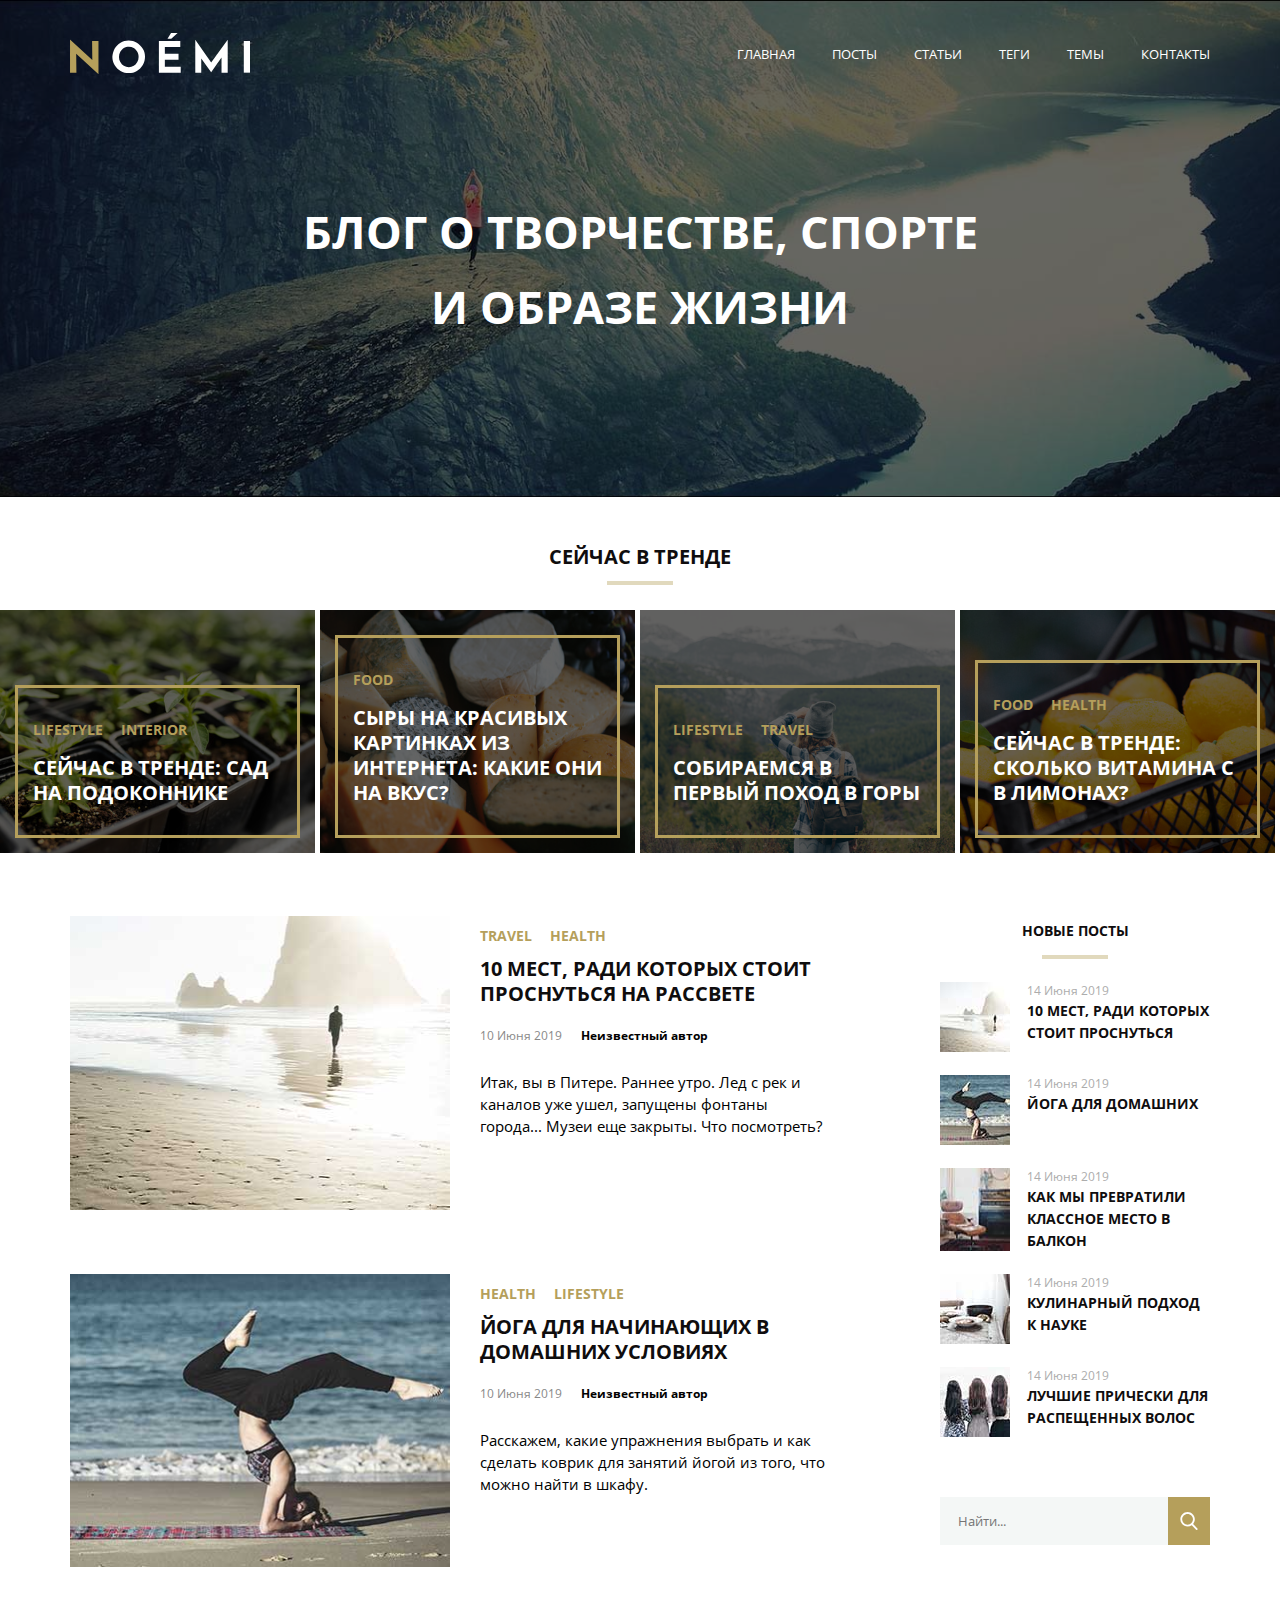
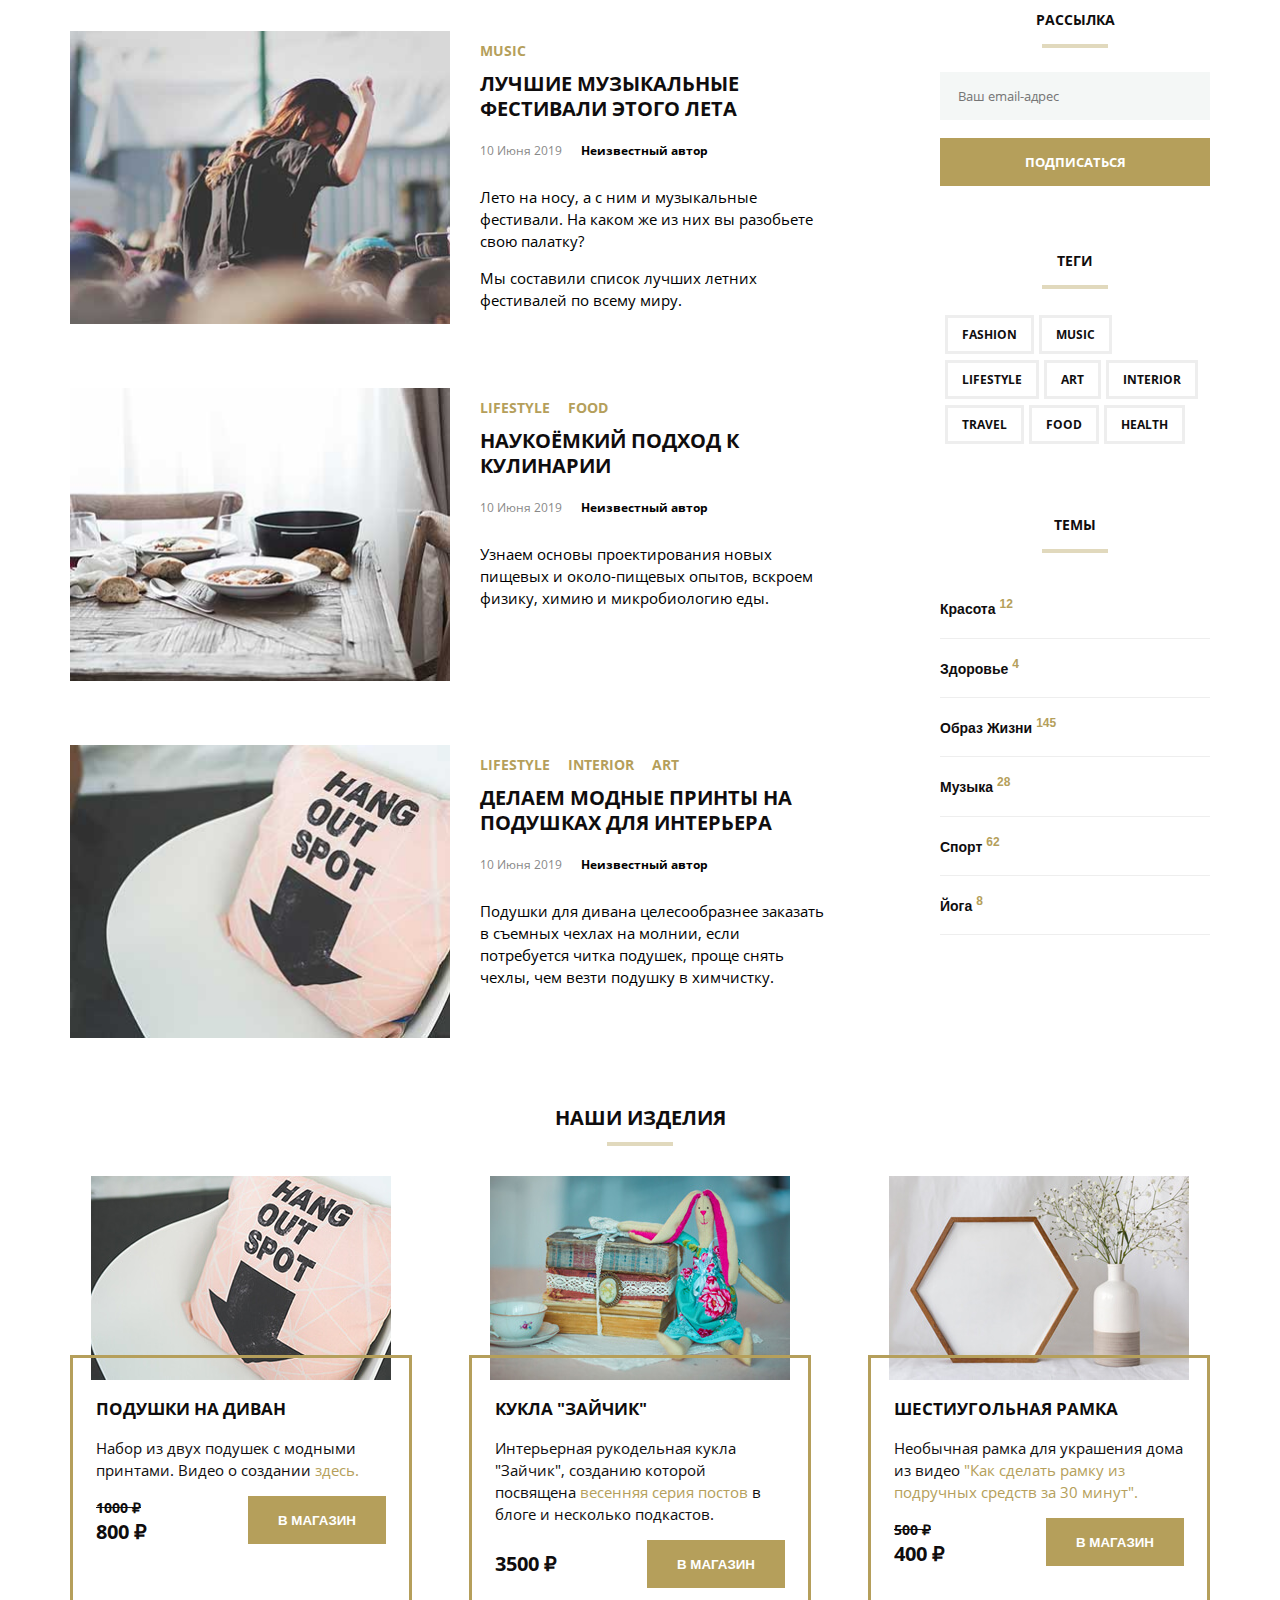
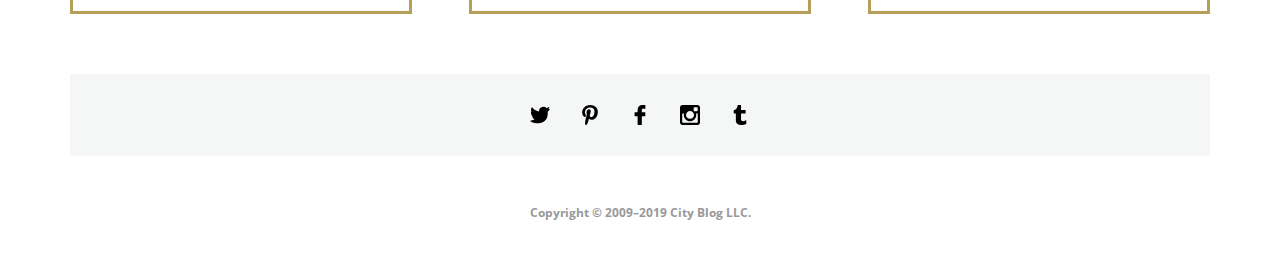
<file: index.html>
<!DOCTYPE html>
<html lang="ru">
<head>
	<meta charset="UTF-8">
	<meta name="viewport" content="width=device-width, initial-scale=1.0">
	<meta http-equiv="X-UA-Compatible" content="ie=edge">
	<title>mq-diplom</title>
	<link rel="stylesheet" type="text/css" href="css/style.css">
</head>
<body>
	<div class="overflow hidden">
	   <div class="popup"> <a href="#" class="close"> </a>
	       <form class="form"> 
	        	<h3 class="header"> Ваш фидбек </h3>
                <div class="form-group">
                    <label class="select-group">
                            <span class="select-label">Как часто вы заходите на сайт?</span>
                            <select class="option">
                                <option value="every day" selected>Почти каждый день</option>
                                <option value="often">Часто</option>
                                <option value="rarely">Редко</option>
                            </select>
                    </label>
                </div>
                <div class="form-group">
                    <span class="checkbox-text">Вы подписаны на e-mail рассылку?</span>
                    <div class="checkbox-wrapper">
                        <label class="checkbox-container">
                            <input type="checkbox" class="checkbox" required>
                            <span class="checkmark">Да</span>
                        </label>
                        <label class="checkbox-container">
                            <input type="checkbox" class="checkbox">
                            <span class="checkmark">Нет</span>
                        </label>
                    </div>
                </div>
                <div class="form-group">
                	<label class="field-group">
                		<span class="field-label">Расскажите, какой контент вы бы хотели видеть на нашем сайте?</span>
                		<textarea class="textarea" placeholder="Может, больше рецептов?" required></textarea>    
                	</label>
                </div>
                <div class="form-group">
                    <button class="button">Отправить
                    	<span class="hidden">Подписаться</span>
                    </button>
                </div>
            </form> 
        </div>
    </div>
	<header class="noemi-header">
		<div class="noemi-header-wrapper">
			<div class="container">
				<img src="svg/noemi-logo.svg" alt="Логотип" class="noemi-logo">
				<nav class="menu">
                    <div class="menu-button"> 
                        <span class="burger"> </span>
                    </div>
					<ul class="menu-list">
						<li class="menu-list-item">
							<a class="menu-link" href="#home">Главная</a>
						</li>
						<li class="menu-list-item">
							<a class="menu-link" href="#0">Посты</a>
					    </li>
					    <li class="menu-list-item">
					        <a class="menu-link" href="#0">Статьи</a>
					    </li>
					    <li class="menu-list-item">
					        <a class="menu-link" href="#0">Теги</a>
					    </li>
					    <li class="menu-list-item">
					        <a class="menu-link" href="#0">Темы</a>
					    </li>
					    <li class="menu-list-item">
					        <a class="menu-link" href="#0">Контакты</a>
					    </li>
					</ul>
			    </nav>
			</div>
			<h1 class="title">Блог о творчестве, спорте и образе жизни</h1>
		</div>
	</header>
	<section class="trends-section">
		<h2 class="header">
			<span class="trends-title">Сейчас в тренде</span>
        </h2>
        <div class="trends">
        	<article class="trend">
                <img src="images/trend1.jpg" alt="Сейчас в тренде: сад на подоконнике" class="trend-img">
        		<div class="trend-container">
        		 	<ul class="trend-links">
        		 		<li class="trend-links-item">
        		 			<a class="trend-link" href="#0" lang="en">Lifestyle</a>
                        </li>
                        <li class="trend-links-item">
                            <a class="trend-link" href="#0" lang="en">Interior</a>
                        </li>
                    </ul>
                    <h3 class="trend-title">
                        <a class="trend-name">Сейчас в тренде: сад на подоконнике</a>
                    </h3>
                </div>
        	</article>
        	<article class="trend">
                <img src="images/trend2.jpg" alt="Сыры на красивых картинках из интернета: какие они на вкус?" class="trend-img">
        		<div class="trend-container">
        		 	<ul class="trend-links">
        		 		<li class="trend-links-item">
        		 			<a class="trend-link" href="#0" lang="en">Food</a>
                        </li>
                    </ul>
                    <h3 class="trend-title">
                    	<a class="trend-name">Сыры на красивых картинках из интернета: какие они на вкус?</a>
                    </h3>
                </div>
        	</article>
        	<article class="trend">
                <img src="images/trend3.jpg" alt="Собираемся в первый поход в горы" class="trend-img">
        		<div class="trend-container">
        		 	<ul class="trend-links">
        		 		<li class="trend-links-item">
        		 			<a class="trend-link" href="#0" lang="en">Lifestyle</a>
                        </li>
                        <li class="trend-links-item">
                            <a class="trend-link" href="#0" lang="en">Travel</a>
                        </li>
                    </ul>
                    <h3 class="trend-title">
                    	<a class="trend-name">Собираемся в первый поход в горы</a>
                    </h3>
                </div>
        	</article>
        	<article class="trend">
                <img src="images/trend4.jpg" alt="Сейчас в тренде: сколько витамина с в лимонах?" class="trend-img">
        		<div class="trend-container">
        		 	<ul class="trend-links">
        		 		<li class="trend-links-item">
        		 			<a class="trend-link" href="#0" lang="en">Food</a>
                        </li>
                        <li class="trend-links-item">
                            <a class="trend-link" href="#0" lang="en">Health</a>
                        </li>
                    </ul>
                    <h3 class="trend-title">
                    	<a class="trend-name">Сейчас в тренде: сколько витамина с в лимонах?</a>
                    </h3>
                </div>
        	</article>
        </div>
    </section>
    <div class="content">
	    <div class="content-wrapper">
    <main class="main">
        <article class="card">
            <figure class="card-media">
                <img src="images/last-post1.jpg" class="img-card" alt="Last-post1">
            </figure>
            <div class="card-info">
                <ul class="card-links">
                    <li class="card-links-item">
                        <a class="card-link first-link" href="#0">Travel</a>
                    </li>
                    <li class="card-links-item">
                        <a class="card-link" href="#0">Health</a>
                    </li>
                </ul>
                <h3 class="card-title">
                    <a class="card-name">10 мест, ради которых стоит проснуться на рассвете</a>
                </h3>
                <div class="card-meta">
                    <time class="card-date" datetime="2019-05-10">10 Июня 2019</time>
                        <a class="author" href="#"> Неизвестный автор </a>
                    </div>
                <div class="card-content">
                    <p>
                      Итак, вы в Питере. Раннее утро. Лед с рек и каналов уже ушел, запущены фонтаны города... Музеи еще закрыты. Что посмотреть?
                    </p>
                </div>
            </div>
        </article>
        <article class="card">
            <figure class="card-media">
                <img src="images/last-post2.jpg" class="img-card" alt="Last-post2" width="380">
            </figure>
            <div class="card-info">
                <ul class="card-links">
                    <li class="card-links-item">
                        <a class="card-link first-link" href="#0">Health</a>
                    </li>
                    <li class="card-links-item">
                        <a class="card-link" href="#0">Lifestyle</a>
                    </li>
                </ul>
                <h3 class="card-title">
                    <a class="card-name">Йога для начинающих в домашних условиях</a>
                </h3>
                <div class="card-meta">
                    <time class="card-date" datetime="2019-05-10">10 Июня 2019</time>
                        <a class="author" href="#">Неизвестный автор</a>
                </div>
                <div class="card-content">
                    <p>
                      Расскажем, какие упражнения выбрать и как сделать коврик для занятий йогой из того, что можно найти в шкафу.
                    </p>
                </div>
            </div>
        </article>
        <article class="card">
            <figure class="card-media">
                <img src="images/last-post3.jpg" class="img-card" alt="Last-post3" width="380">
            </figure>
            <div class="card-info">
                <ul class="card-links">
                    <li class="card-links-item">
                        <a class="card-link first-link" href="#0">Music</a>
                    </li>
                </ul>
                <h3 class="card-title">
                    <a class="card-name">Лучшие музыкальные фестивали этого лета</a>
                </h3>
                <div class="card-meta">
                    <time class="card-date" datetime="2019-05-10">10 Июня 2019</time>
                        <a class="author" href="#">Неизвестный автор</a>
                </div>
                <div class="card-content">
                    <p>
                        Лето на носу, а с ним и музыкальные фестивали. На каком же из них вы разобьете свою палатку?
                    </p>
                    <p>
                    	Мы составили список лучших летних фестивалей по всему миру.
                    </p>
                </div>
            </div>
        </article>
        <article class="card">
            <figure class="card-media">
                <img src="images/last-post4.jpg" class="img-card" alt="Last-post4" width="380">
            </figure>
            <div class="card-info">
                <ul class="card-links">
                    <li class="card-links-item">
                        <a class="card-link first-link" href="#0">Lifestyle</a>
                    </li>
                    <li class="card-links-item">
                        <a class="card-link" href="#0">Food</a>
                    </li>
                </ul>
                <h3 class="card-title">
                    <a class="card-name">Наукоёмкий подход к кулинарии</a>
                </h3>
                <div class="card-meta">
                    <time class="card-date" datetime="2019-05-10">10 Июня 2019</time>
                        <a class="author" href="#">Неизвестный автор</a>
                </div>
                <div class="card-content">
                    <p>
                    	Узнаем основы проектирования новых пищевых и около-пищевых опытов, вскроем физику, химию и микробиологию еды. 
                    </p>
                </div>
            </div>
        </article>
        <article class="card last-card">
            <figure class="card-media">
                <img src="images/last-post5.jpg" class="img-card" alt="Last-post5" width="380">
            </figure>
            <div class="card-info">
                <ul class="card-links">
                    <li class="card-links-item">
                        <a class="card-link first-link" href="#0">Lifestyle</a>
                    </li>
                    <li class="card-links-item">
                        <a class="card-link" href="#0">Interior</a>
                    </li>
                    <li class="card-links-item">
                        <a class="card-link" href="#0">Art</a>
                    </li>
                </ul>
                <h3 class="card-title">
                    <a class="card-name">Делаем модные принты на подушках для интерьера</a>
                </h3>
                <div class="card-meta">
                    <time class="card-date" datetime="2019-05-10">10 Июня 2019</time>
                        <a class="author" href="#">Неизвестный автор</a>
                </div>
                <div class="card-content">
                    <p>
                    	Подушки для дивана целесообразнее заказать в съемных чехлах на молнии, если потребуется читка подушек, проще снять чехлы, чем везти подушку в химчистку.
                    </p>
                </div>
            </div>
        </article>
    </main>
    <aside class="sidebar">
        <section class="recent-posts-section">
            <h2 class="header">
                <span class="recent-posts-title">Новые посты</span>
            </h2>
            <article class="recent-posts-article">
                <img src="images/2.jpg" class="img-recent-posts" alt="Recent-post1" width="70">
                    <div class="recent-post">
                        <time class="recent-post-date" datetime="2019-05-14">14 Июня 2019</time>
                        <h4 class="recent-post-title">
                            <a class="recent-post-link" href="#0">10 мест, ради которых стоит проснуться</a>
                        </h4>
                    </div>
            </article>
            <article class="recent-posts-article">
                <img src="images/151.jpg" class="img-recent-posts" alt="Recent-post2" width="70">
                    <div class="recent-post">
                        <time class="recent-post-date" datetime="2019-05-14">14 Июня 2019</time>
                        <h4 class="recent-post-title">
                            <a class="recent-post-link" href="#0">Йога для домашних</a>
                        </h4>
                    </div>
            </article>
            <article class="recent-posts-article">
                <img src="images/45.jpg" class="img-recent-posts" alt="Recent-post3" width="70">
                    <div class="recent-post">
                        <time class="recent-post-date" datetime="2019-05-14">14 Июня 2019</time>
                        <h4 class="recent-post-title">
                            <a class="recent-post-link" href="#0">Как мы превратили классное место в балкон</a>
                        </h4>
                    </div>
            </article>
            <article class="recent-posts-article">
                <img src="images/501.jpg" class="img-recent-posts" alt="Recent-post4" width="70">
                    <div class="recent-post">
                        <time class="recent-post-date" datetime="2019-05-14">14 Июня 2019</time>
                        <h4 class="recent-post-title">
                            <a class="recent-post-link" href="#0">Кулинарный подход к науке</a>
                        </h4>
                    </div>
            </article>
            <article class="recent-posts-article">
                <img src="images/7.jpg" class="img-recent-posts" alt="Recent-post5" width="70">
                    <div class="recent-post">
                        <time class="recent-post-date" datetime="2019-05-14">14 Июня 2019</time>
                        <h4 class="recent-post-title">
                            <a class="recent-post-link" href="#0">Лучшие прически для распещенных волос</a>
                        </h4>
                    </div>
            </article>
        </section>
        <section class="search-section">
            <form class="search">
                <lable class="lable-search">
                    <input type="search" class="search-field" placeholder="Найти..." required>
                        <span class="hidden">Найти...</span>
                </lable>
                <button class="search-button" type="submit">
                    <span class="hidden">Кнопка поиска</span>
                </button>
            </form>
        </section>
        <section class="newsletter-section">
            <h2 class="header newsletter-title">Рассылка</h2>
                <form class="email">
                    <label>
                        <input type="email" class="email-field" placeholder="Ваш email-адрес" required>
                            <span class="hidden">Ваш email-адрес</span>
                    </label>
                    <button class="subscribe-button">
                    Подписаться 
                        <span class="hidden">Подписаться</span>
                    </button>
                </form>
        </section>
        <section class="tags-section">
            <h2 class="header tags-title">Теги</h2>
            <ul class="tags-list">
                <li class="tags-list-item">
                    <a class="tags-link" href="#0">Fashion</a>
                </li>
                <li class="tags-list-item">
                    <a class="tags-link" href="#0">Music</a>
                </li>
                <li class="tags-list-item">
                    <a class="tags-link" href="#0">Lifestyle</a>
                </li>
                <li class="tags-list-item">
                    <a class="tags-link" href="#0">Art</a>
                </li>
                <li class="tags-list-item">
                    <a class="tags-link" href="#0">Interior</a>
                </li>
                <li class="tags-list-item">
                    <a class="tags-link" href="#0">Travel</a>
                </li>
                <li class="tags-list-item">
                    <a class="tags-link" href="#0">Food</a>
                </li>
                <li class="tags-list-item">
                    <a class="tags-link" href="#0">Health</a>
                </li>
            </ul>
        </section>
        <section class="categories-section">
            <h2 class="header categories-title">Темы</h2>
            <ul class="categories-list">
                <li class="categories">
                    <a class="categories-link" href="#0">Красота</a>
                    <sup class="categories-number">12</sup>
                </li>
                <li class="categories">
                    <a class="categories-link" href="#0">Здоровье</a>
                    <sup class="categories-number">4</sup>
                </li>
                <li class="categories">
                    <a class="categories-link" href="#0">Образ жизни</a>
                    <sup class="categories-number">145</sup>
                </li>
                <li class="categories">
                    <a class="categories-link" href="#0">Музыка</a>
                    <sup class="categories-number">28</sup>
                </li>
                <li class="categories">
                    <a class="categories-link" href="#0">Спорт</a>
                    <sup class="categories-number">62</sup>
                </li>
                <li class="categories">
                    <a class="categories-link" href="#0">Йога</a>
                    <sup class="categories-number">8</sup>
                </li>
            </ul>
        </section>
    </aside>
  </div>
</div>
<div class="shop-wrapper">
    <section class="shop-section">
		<h2 class="header">
			<span class="shop-title">Наши изделия</span>
        </h2>
        <div class="shop">
        	<article class="product">
        		<picture>
        			<source srcset="images/shop-item-desk1.jpg" media="(min-width: 1200px)">
        		    <source srcset="images/shop-item-tablet1.jpg" media="(min-width: 641px) and (max-width: 1199px)">
        		    <source srcset="images/shop-item-mobile1.jpg" media="(max-width: 640px)">
        		    <img src="images/shop-item-desk1.jpg" class="product-img" alt="Подушка на диван">
        		</picture>
        		<div class="product-wrapper">
        			<header class="product-header">
        			    <h3 class="product-name">Подушки на диван</h3>
        			        <p class="product-info"> 
        				        Набор из двух подушек с модными принтами. Видео о создании <a class="product-link" href="#0"> здесь.</a>
        			        </p>
        		    </header>
        		    <div class="product-content">
        			    <div class="product-footer">
        				    <div class="product-prices">
        					    <span class="product-price product-old-price">1000 ₽</span>
                                <span class="product-price product-new-price">800 ₽</span>
                            </div>
                            <button class="product-button" type="button">В магазин
                                <span class="hidden">В магазин</span>
                            </button>
                        </div>
                    </div>
                </div>
            </article>
            <article class="product">
            	<picture>
        		    <source srcset="images/shop-item-desk2.jpg" media="(min-width: 1200px)">
        		    <source srcset="images/shop-item-tablet2.jpg" media="(min-width: 641px) and (max-width: 1199px)">
        		    <source srcset="images/shop-item-mobile2.jpg" media="(max-width: 640px)">
        		    <img src="images/shop-item-desk2.jpg" class="product-img" alt="Кукла зайчик">
        		</picture>
        		<div class="product-wrapper">
        			<header class="product-header">
        			    <h3 class="product-name">Кукла "Зайчик"</h3>
        			        <p class="product-info"> 
        				        Интерьерная рукодельная кукла "Зайчик", созданию которой посвящена <a class="product-link" href="#0">весенняя серия постов</a> в блоге и несколько подкастов. 
        			        </p>
        		    </header>
        		    <div class="product-content">
        			    <div class="product-footer">
        				    <div class="product-prices">
        					     <span class="product-price">3500 ₽</span>
                            </div>
                            <button class="product-button" type="button">В магазин
                                <span class="hidden">В магазин</span>
                            </button>
                        </div>
                    </div>
                </div>
            </article>
            <article class="product">
            	<picture>
            	    <source srcset="images/shop-item-desk3.jpg" media="(min-width: 1200px)">
        		    <source srcset="images/shop-item-tablet3.jpg" media="(min-width: 641px) and (max-width: 1199px)">
        		    <source srcset="images/shop-item-mobile3.jpg" media="(max-width: 640px)">
        		    <img src="images/shop-item-desk3.jpg" class="product-img" alt="Шестиугольная рамка">
        		</picture>
        		<div class="product-wrapper">
        			<header class="product-header">
        			    <h3 class="product-name">Шестиугольная рамка</h3>
        			        <p class="product-info"> 
        				        Необычная рамка для украшения дома из видео <a class="product-link" href="#0">"Как сделать рамку из подручных средств за 30 минут".</a>
        			        </p>
        		    </header>
        		    <div class="product-content">
        			    <div class="product-footer">
        				    <div class="product-prices">
        					    <span class="product-price product-old-price">500 ₽</span>
                                <span class="product-price product-new-price">400 ₽</span>
                            </div>
                            <button class="product-button" type="button">В магазин
                                <span class="hidden">В магазин</span>   
                            </button>
                        </div>
                    </div>
                </div>
            </article>
        </div>
    </section>
</div>
    <footer class="footer">
        <div class="footer-wrapper">
            <address class="socials-section">
                <ul class="socials">
                    <li class="socials-item">
                        <a href="#0" class="socials-link twitter"> 
                            <span class="socials-link-text">Twitter</span> 
                        </a>
                    </li>
                    <li class="socials-item">
                        <a href="#0" class="socials-link pinterest">
                            <span class="socials-link-text">Pinterest</span> 
                        </a>
                    </li>
                    <li class="socials-item">
                        <a href="#0" class="socials-link facebook"> 
                            <span class="socials-link-text">Facebook</span> 
                        </a>
                    </li>
                    <li class="socials-item">
                        <a href="#0" class="socials-link instagram"> 
                            <span class="socials-link-text">Instagram</span> 
                        </a>
                    </li>
                    <li class="socials-item">
                        <a href="#0" class="socials-link tumblr"> 
                            <span class="socials-link-text">Tumblr</span> 
                        </a>
                    </li>
                </ul>
            </address>
            <div class="copyright-section">
                <a href="#0" class="copyright">Copyright © 2009–2019 City Blog LLC.</a>
            </div>
        </div>
    </footer>
</body>
</html>
</file>
<file: css/style.css>
/* ========== COMMON ========== */

@font-face {
    font-family: "Open Sans";
    src: url(../fonts/OpenSans-Regular.ttf);
    font-weight: normal;
    font-style: normal;
}

@font-face {
    font-family: "Open Sans";
    src: url(../fonts/OpenSans-Bold.ttf);
    font-weight: bold;
    font-style: normal;
}

body {
    margin: 0;
    font-family: "Open Sans", Arial, sans-serif;
    font-weight: bold;
}

* {
    box-sizing: border-box;
}

*::after, *::before {
    box-sizing: border-box;
}

a:hover {
    color: #a69f6d;
}

a:focus {
    color: #473a06;
}

/* ========== POPUP ========== */
.overflow {
    background: rgba(0, 0, 0, 0.6);
    position: fixed;
    top: 0px; 
    bottom: 0px;
    left: 0px;
    right: 0px;
    z-index: 10;

    display: flex;
    justify-content: center;
    align-items: center;
}

.popup {
    position: absolute;
    z-index: 11;
    background: #ffffff;
    font-weight: normal;
    font-size: 13px;
    color: #0f0d0e;

    max-width: 330px;
    margin: 55px 15px;
}

.popup .close {
    position: absolute;
    top: -20px;
    right: 1px;
    display: block;
    width: 17px;
    height: 17px;
    background-image: url(../svg/form-x.svg); 
    background-repeat: no-repeat;
    background-position: center;
}

.popup .close:hover {
    opacity: 0.6;
}

.form {
    padding: 30px 24px;
}

.header {
    color: #0f0d0e;
    text-transform: uppercase;
    font-size: 16px;
    line-height: 29px;

    display: flex;
    flex-direction: column;
    align-items: center;
    margin: 0;
}

.header::after {
    content: "";
    background-color: #e1d9bd;
    width: 66px;
    height: 4px;
    margin-top: 10px;
}

.form-group {
    display: block;
    padding-top: 27px;
}

.select-label {
    line-height: 40px;
}

.option {
    display: inline-block;
    width: 100%;
    height: 48px;
    border: none;
    background-color: #eeeeee;
    padding-right: 10px;
    padding-left: 10px;
    margin-top: 5px;


    color: black;
    opacity: 0.54;

    cursor: pointer;
    background-image: url(../svg/form-arrows.svg);
    background-repeat: no-repeat;
    background-position: center center;
    background-position: right 10px center;
    background-size: 10px 15px;

    -webkit-appearance: none;
    -moz-appearance: none;
}

.checkbox-wrapper {
    display: flex;
}

.checkbox-container {
    padding-right: 30px;
    margin-top: 10px;
}

.checkbox-text {
    display: inline-block;
}

.checkmark::before {
    margin-right: 8px;
  
    content: "";
    display: inline-block;
  
    vertical-align: middle;
    width: 20px;
    height: 20px;
  
    background-image: url(../svg/form-empty-circle.svg);
    background-repeat: no-repeat;
    background-position: center center;
    background-size: 20px;
}

.checkbox:checked ~ .checkmark::before {
    background-image: url(../svg/form-circle.svg);
    background-repeat: no-repeat;
    background-position: center center;
    background-size: 20px;
}

.checkbox {
    position: absolute;
    clip: rect(1px 1px 1px 1px);
    height: 1px;
    width: 1px;
}

.textarea {
    width: 100%;
    height: 136px;
    resize: none;

    background-color: #eeeeee;
    color: black;
    font-size: 13px;
    font-family: "Open Sans";
    font-style: normal;
    padding: 10px;
    margin-top: 5px;

    border: none;
    opacity: 0.54;
}

.button {
    display: block;

    -webkit-appearance: none;
    -moz-appearance: none;

    border: none;
    background-color: #b59f5b;
    height: 48px;
    width: 100%;
  
    cursor: pointer;

    text-transform: uppercase;
    font-weight: bold;
    color: #ffffff;
}

.button:hover {
    background-color: #a69f6d;
}

.focus {
    background-color: #473a06;
}


/* ========== HEADER ========== */


.noemi-header {
    background-image: url(../images/banner-mobile.jpg);
    background-repeat: no-repeat;
    background-position: center center;
    background-color: #666666;
    background-size: cover;

    position: relative;
}

.noemi-header::after {
    content: "";
    background-color: #000000;

    position: absolute;
    top: 0;
    right: 0;
    left: 0;
    bottom: 0;

    opacity: 0.6;
}

.noemi-header-wrapper {
    position: relative;
    z-index: 2;
    margin: auto;
    padding: 225px 15px;
}

.container {
    display: flex;
    flex-direction: column-reverse;
    align-items: center;
}

.noemi-logo {
    width: 270px;
}

.menu {
    position: absolute;
    top: 30px;
    right: 15px;
}

.menu-button {
    display: flex;
    align-items: center;
    position: relative;
       
    width: 23px;
    height: 20px;

    cursor: pointer;
    z-index: 2;
}

.burger, .burger::before, .burger::after {
    display: block;
    position: absolute;

    width: 100%;
    height: 2px;

    background-color: #ffffff;
}

.burger::before {
    content: '';
    top: -8px;
}

.burger::after {
    content: '';
    top: 8px;
}

.menu-list {
    display: none;
}

.title {
    text-align: center;
    text-transform: uppercase;
    color: #ffffff;
    font-size: 26px;
    line-height: 36px;
}


/* ========== TRENDS-SECTION ========== */

.trends-section {
    margin-top: 35px;
}

.trends {
    display: flex;
    flex-wrap: wrap;
    margin-top: 25px;
}

.trend {
    position: relative;
    background-color: #666666;
    margin-bottom: 3px;
    width: 100%;
}

.trend::after {
    content: "";
    background-color: #000000;

    position: absolute;
    top: 0;
    right: 0;
    left: 0;
    bottom: 0;

    opacity: 0.6;
}

.trend-img {
    min-height: 230px;
    width: 100%;
    display: block;
}

.trend-container {
    position: absolute;
    z-index: 2;
    border: solid 3px #b59f5b;
    padding: 30px 15px;
    bottom: 0;
    left: 0;
    margin: 15px;

    display: flex;
    flex-direction: column;
}

.trend-links {
    list-style-type: none;
    padding: 0;
    margin: 0;
    display: flex;
    flex-wrap: wrap;
}

.trend-link {
    text-decoration: none;
    text-transform: uppercase;
    font-size: 14px;
    color: #b59f5b;
}

.trend-links-item:nth-child(n + 2) {
    margin-left: 18px;
}

.trend-title {
    margin-top: 15px;
    margin-bottom: 0;
}

.trend-name {
    font: 16px;
    text-transform: uppercase;
    color: #ffffff;
}


/* ========== CONTENT-SECTION ========== */


.content-wrapper {
    display: flex;
    flex-direction: column;
    width: 100%;
    padding: 45px 15px;
    }


/* ========== MAIN ========== */


.card {
    display: flex;   
    flex-direction: column;
    justify-content: center;
}

.card::after {
    content: "";
    background-color: #eeeeee;
    width: 100%;
    height: 3px;
    margin-bottom: 40px;
}

.card-media {
    margin: 0;
}

.img-card {
    width: 100%;
}

.card-links {
    list-style-type: none;
    padding: 0;
    margin: 0;

    display: flex;
    flex-wrap: wrap;
}

.card-link {
    text-decoration: none;
    text-transform: uppercase;
    font-size: 14px;
    line-height: 40px;
    color: #b59f5b;
    margin: 0 0 0 18px;
}


.first-link {
     margin: 0;
}

.card-title {
    margin: 0;
}

.card-name {
    text-transform: uppercase;
    font-size: 16px
    line-height: 20px;
    color: #0f0d0e;
}

.card-date {
    font-size: 12px;
    line-height: 40px;
    color: #888888;
    font-weight: normal;
    margin-right: 15px;
}

.author {
    font-size: 12px;
    line-height: 40px;
    color: #000000;
    text-decoration: none;
}

.card-content {
    line-height: 20px;
    font-weight: normal;
    font-size: 14px;
}


/* ========== SIDEBAR ========== */


.recent-posts-section {
    margin-bottom: 60px;
}

.recent-posts-article {
    display: flex;
    margin-top: 23px;
}

.recent-post {
    display: flex;
    flex-direction: column;
    margin-left: 17px;
}

.recent-post-date {
    font-weight: normal;
    font-size: 12px;
    color: #acacac;
}

.recent-post-title {
    margin-top: 0;
    margin-bottom: 0;
}

.recent-post-link {
    text-decoration: none;
    text-transform: uppercase;
    color: #0f0d0e;
    font-size: 14px;
    line-height: 18px;
}

.search {
    display: flex;
    width: 100%;
    height: 48px;
    margin: 60px auto;
}

.lable-search {
    width: 100%;
}

.search-field {
    border: none;
    background-color: #f4f7f6;
    font-family: "Open Sans", sans-serif;
    padding: 0 18px;
    width: 100%;
    height: 48px;
    margin: 0;
}

.hidden {
    display: none;
}

.search-button {
    display: flex;
    align-items: flex-end;

    -webkit-appearance: none;
    -moz-appearance: none;

    border: none;
    background-color: #b59f5b;
    height: 48px;
    width: 48px;
    cursor: pointer;
    background-image: url(../svg/search.svg);
    background-repeat: no-repeat;
    background-position: center center;
    background-size: 18px 18px;
}

.search-button:hover {
    background-color: #a69f6d;
}

.search-button:focus {
    background-color: #473a06;
}

.email-field {
    display: flex;

    border: none;
    background-color: #f4f7f6;
    font-family: "Open Sans", sans-serif;
    padding: 0 18px;
    height: 48px;
    width: 100%;
    margin-top: 24px;
    margin-bottom: 18px;
}

.newsletter-section {
    margin-bottom: 40px;
}

.subscribe-button {
    display: block;

    -webkit-appearance: none;
    -moz-appearance: none;

    border: none;
    background-color: #b59f5b;
    height: 48px;
    width: 100%;
  
    cursor: pointer;

    font-family: "Open Sans", sans-serif;
    font-weight: bold;
    text-transform: uppercase;
    color: #ffffff;
}

.subscribe-button:hover {
    background-color: #a69f6d;
}

.subscribe-button:focus {
    background-color: #473a06;
}

.tags-section {
    margin-bottom: 40px;
}

.tags-list {
    display: flex;
    flex-wrap: wrap;
    justify-content: flex-start;
    list-style: none;
    margin-top: 26px;
    padding: 0;
}

.tags-list-item {
    border: solid 3px #eeeeee;
    margin-bottom: 6px;
    margin-left: 5px;
}

.tags-link {
    display: block;
    padding: 8px 14px;
  
    text-decoration: none;
    text-transform: uppercase;
    font-size: 12px;
    color: #0f0d0e;
}

.categories-list {
    padding-left: 0;
    margin-top: 26px;
    list-style: none;
}

.categories {
    display: block;

    border-bottom: solid #eeeeee 1px;
    padding: 18px 6px 18px 0;
}

.categories-link {
    text-decoration: none;
    text-transform: capitalize;
    font-family: "Open Sans Bold", sans-serif;
    font-size: 14px;
    color: #0f0d0e;
}

.categories-number {
    font-family: "Open Sans Bold", sans-serif;
    font-size: 12px;
    color: #b59f5b;
}


/* ========== SHOP-SECTION ========== */


.shop-wrapper {
    padding: 0 15px;
    margin: auto;
    margin-bottom: 40px;
}

.shop-header {
    margin:  0;
    color: #0f0d0e;
    text-transform: uppercase;
    font-size: 20px;

    display: flex;
    flex-direction: column;
    align-items: center;
}

.shop {
    display: flex;
    flex-wrap: wrap;
    justify-content: space-between;
    flex-grow: 1;
}

.product {
    display: flex;
    flex-direction: column;
    align-items: center;
    position: relative;
}

.product-img {
    position: relative;
    top: 30px;
    width: 100%;
}

.product-wrapper {
    position: relative;
    z-index: 2;
    border: solid 3px #b59f5b;
    padding: 23px;
    box-sizing: border-box;
    align-items: flex-start;
    height: 100%;
}

.product-name {
    font-size: 17px;
    line-height: 22px;
    color: #0f0d0e;
    text-transform: uppercase;
}

.product-info {
    font-weight: normal;
    font-size: 15px;
    line-height: 22px;
    color: #0f0d0e;
}

.product-link {
    text-decoration: none;
    font-weight: normal;
    font-size: 15px;
    line-height: 22px;
    color: #b59f5b;
}

.product-footer {
    display: flex;
    align-items: center;
    justify-content: space-between;
    margin: auto;
}

.product-button {
    display: block;

    -webkit-appearance: none;
    -moz-appearance: none;

    border: none;
    background-color: #b59f5b;
    height: 48px;
    width: 138px;

    cursor: pointer;

    text-transform: uppercase;
    font-weight: bold;
    color: #ffffff;
}

.product-button:hover {
    background-color: #a69f6d;
}

.product-button:focus {
    background-color: #473a06;
}

.product-prices {
    font-size: 20px;
    color: #0f0d0e;
    line-height: 24px;
}

.product-old-price {
    text-decoration: line-through;
    font-size: 14px;
    display: block;
}

.product-new-price {
    display: block;
}


/* ========== FOOTER ========== */


.footer {
    margin-bottom: 33px;
}

.footer-wrapper {
    width: 100%;
    margin: auto;
    padding: 0 15px;
}

.socials-section {
    margin-top: 0;
}

.socials {
    display: flex;
    background-color: #f4f7f6;
    list-style-type: none;
    justify-content: center;
  
    padding: 30px 0;
    margin: 0 auto;
}

.socials-item {
    margin-right: 28px;
}

.socials-link {
    display: block;
    width: 22px;
    height: 22px;
    background-repeat: no-repeat;
    background-size: 20px;
    background-position: center;
}

.socials-item:last-child {
    margin-right: 0;
}

.twitter {
    background-image: url(../svg/004-twitter.svg);
}

.pinterest {
    background-image: url(../svg/001-pinterest.svg);
}

.facebook {
    background-image: url(../svg/002-facebook-logo.svg);
}

.instagram {
    background-image: url(../svg/005-instagram.svg);
}

.tumblr {
    background-image: url(../svg/003-tumblr.svg);
}

.socials-link-text {
    display: none;
}

.copyright-section {
    margin-top: 48px;
    display: flex;
    justify-content: center;
}

.copyright {
    font-weight: bold;
    font-size: 12px;
    color: #999999;
    text-decoration: none;
}

@media (min-width: 641px) {
    .header {
        font-size: 18px;
    }

    .noemi-header {
        background-image: url(../images/banner-bg-tablet.jpg);
    }

    .noemi-header-wrapper {
        padding: 35px 40px;
    }

    .container {
        flex-direction: row;
        justify-content: space-between;
    }

    .noemi-logo {
        width: 156px;
    }

    .menu {
        position: relative;
        top: 0;
        left: 0;
    }

    .title {
        font-size: 40px;
        line-height: 55px;
        max-width: 600px;
        padding: 120px 0;
        margin: auto;
    }

    .trends-section {
        margin-top: 45px;
    }

    .trend {
        max-width: calc(50% - 3px);
        margin-bottom: 3px;
    }

    .trend:nth-child(2n+2) {
        margin-left: 3px;
    }

    .trend-name {  
        font-size: 17px;
        line-height: 22px;
    }

    .content-wrapper {
        padding: 50px 35px;
        width: 100%;
        flex-direction: row;
        justify-content: space-between;
    }

    .main {
        width: 55%;
    }

    .card {
        flex-direction: column;
        justify-content: center;
    }

    .card::after {
        content: "";
        background-color: #eeeeee;
        width: 100%;
        height: 3px;
        margin-bottom: 40px;
    }

    .card:last-child::after {
        display: none;
    }

    .card-title {
        margin-bottom: 10px;
    }

    .card-name {  
        font-size: 17px;
        line-height: 22px;
    }

    .card-content {
        line-height: 22px;
        font-size: 15px;
    }

    .sidebar {
        width: 38%;
        max-width: 270px;
    }

    .recent-posts-title, .newsletter-title, .tags-title, .categories-title {
        font-size: 14px;
    }

    .newsletter-section {
        margin-bottom: 60px;
    }

    .tags-section {
        margin-bottom: 60px;
    }

    .shop-wrapper {
        padding: 0 35px;
        margin: auto;
        margin-bottom: 50px;
    }


    .product {
        width: calc(50% - 10px);
    }

    .footer-wrapper {
        width: 100%;
        margin: auto;
        padding: 0 35px;
    }
}


@media (min-width: 1200px) {
    .header {
        font-size: 20px;
    }

    .noemi-header {
        background-image: url(../images/banner-bg.jpg); 
        padding: 33px 0;
    }

    .noemi-header-wrapper {
        width: 1170px;
        padding: 0 15px;
        margin: auto;
    }

    .noemi-logo {
        width: 180px;
    }

    .menu-button {
        display: none;
    }

    .menu-list {
        padding-left: 0;
        margin-top: 0;
        margin-bottom: 0;
        list-style: none;
        font-weight: normal;

        display: flex;
        flex-wrap: wrap;
    }

    .menu-list-item:nth-child(n + 2) {
        margin-left: 37px;
    }  

    .menu-link {
        text-decoration: none;
        text-transform: uppercase;
        font-size: 13px;
        color: #ffffff;
    }

    .title {
        font-size: 45px;
        line-height: 75px;
        max-width: 675px;
        padding: 120px 0;
    }

    .trend {
        max-width: calc(25% - 5px);
        margin-right: 5px;
    }

    .trend:nth-child(2n+2) {
        margin-left: 0;
    }

    .trend-name {  
        font-size: 20px;
        line-height: 24px;
    }

    .content {
        margin: 60px 0;
    }

    .content-wrapper {
        width: 1170px;
        padding: 0 15px;
        margin: auto;
    }

    .main {
        width: 760px;
    }

    .card {
        flex-direction: row;
    }

    .card::after {
        display: none;
    }

    .img-card {
        width: 380px;
    }

    .card-media {
        margin: 0;
    }

    .card:nth-child(n + 2) {
        margin-top: 59px;
    }

    .card-info {
        margin-left: 30px;
    }

    .card-name {  
        font-size: 20px;
        line-height: 24px;
    }

    .sidebar {
        width: 275px;
    }

    .recent-posts-title, .newsletter-title, .tags-title, .categories-title {
        font-size: 14px;
    }

    .shop-wrapper {
        width: 1170px;
        padding: 0 15px;
        margin: 60px auto;
    }

    .product {
        width: 30%;
    }

    .footer-wrapper {
        width: 1170px;
        margin: auto;
        padding: 0 15px;
    }
}
</file>
